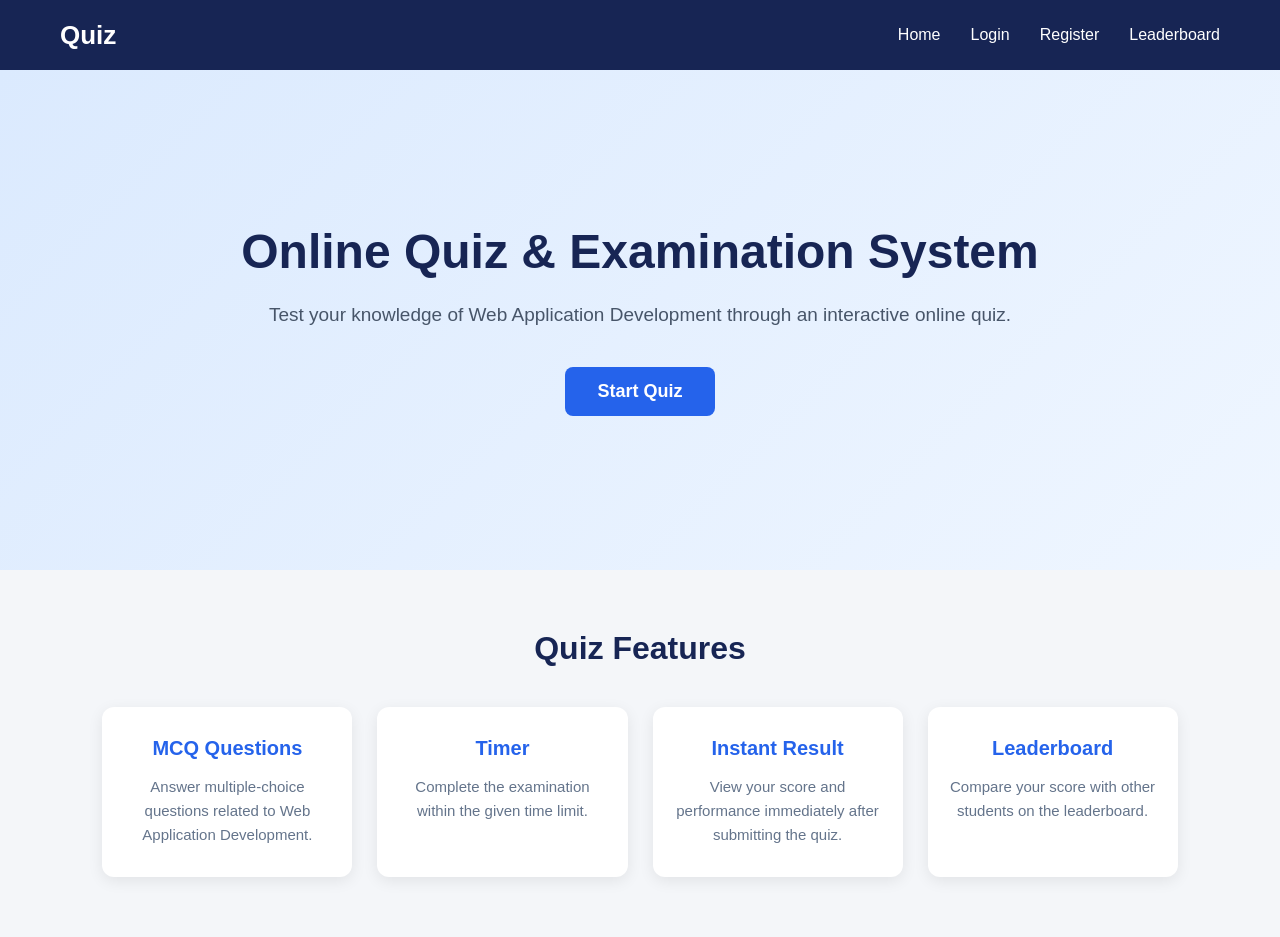
<file: index.html>
<html lang="en">
<head>
    <meta charset="UTF-8">
    <meta name="viewport" content="width=device-width, initial-scale=1.0">
    <title>Quiz & Examination System</title>
    <link rel="stylesheet" href="css/style.css">
</head>
<body>
    <!-- Navigation Bar -->
    <header>
        <nav class="navbar">

            <div class="logo">
                Quiz
            </div>
            <ul class="nav-links">
                <li><a href="index.html">Home</a></li>
                <li><a href="login.html">Login</a></li>
                <li><a href="register.html">Register</a></li>
                <li><a href="leaderboard.html">Leaderboard</a></li>
            </ul>
        </nav>
    </header>
    <!-- Main Content -->
    <main>
        <section class="hero">
            <div class="hero-content">
                <h1>Online Quiz & Examination System</h1>
                <p>
                    Test your knowledge of Web Application Development
                    through an interactive online quiz.
                </p>
                <a href="login.html" class="start-btn">
                    Start Quiz
                </a>
            </div>
        </section>
        <!-- Features Section -->
        <section class="features">
            <h2>Quiz Features</h2>
            <div class="feature-container">
                <div class="feature-card">
                    <h3>MCQ Questions</h3>
                    <p>
                        Answer multiple-choice questions related to
                        Web Application Development.
                    </p>
                </div>
                <div class="feature-card">
                    <h3>Timer</h3>
                    <p>
                        Complete the examination within the given
                        time limit.
                    </p>
                </div>
                <div class="feature-card">
                    <h3>Instant Result</h3>
                    <p>
                        View your score and performance immediately
                        after submitting the quiz.
                    </p>
                </div>
                <div class="feature-card">
                    <h3>Leaderboard</h3>
                    <p>
                        Compare your score with other students
                        on the leaderboard.
                    </p>
                </div>
            </div>
        </section>
    </main>
</body>
</html>
</file>
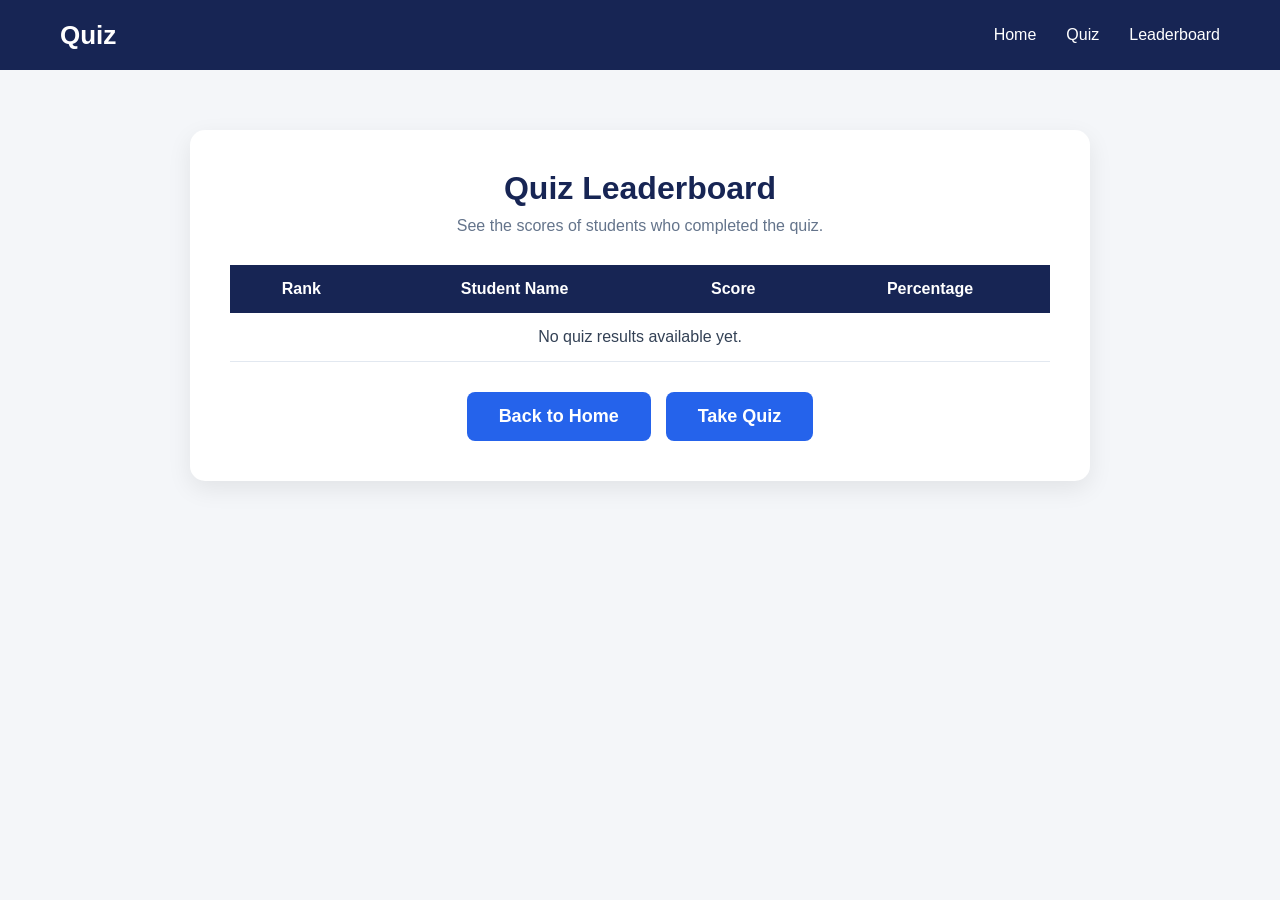
<file: leaderboard.html>
<html lang="en">
<head>
    <meta charset="UTF-8">
    <meta name="viewport" content="width=device-width, initial-scale=1.0">
    <title>Leaderboard - Quiz</title>
    <link rel="stylesheet" href="css/style.css">
</head>
<body>
    <!-- Navigation Bar -->
    <header>
        <nav class="navbar">
            <div class="logo">
                Quiz
            </div>
            <ul class="nav-links">
                <li><a href="index.html">Home</a></li>
                <li><a href="quiz.html">Quiz</a></li>
                <li><a href="leaderboard.html">Leaderboard</a></li>
            </ul>
        </nav>
    </header>
    <!-- Leaderboard Section -->
    <main class="leaderboard-page">
        <div class="leaderboard-container">
            <h1>Quiz Leaderboard</h1>
            <p class="leaderboard-description">
                See the scores of students who completed the quiz.
            </p>
            <!-- Leaderboard Table -->
            <div class="table-container">
                <table>
                    <thead>
                        <tr>
                            <th>Rank</th>
                            <th>Student Name</th>
                            <th>Score</th>
                            <th>Percentage</th>
                        </tr>
                    </thead>
                    <tbody id="leaderboardBody">

                    </tbody>
                </table>
            </div>
            <!-- Back Button -->
            <div class="leaderboard-buttons">
                <a href="index.html" class="start-btn">
                    Back to Home
                </a>
                <a href="quiz.html" class="start-btn">
                    Take Quiz
                </a>
            </div>
        </div>
    </main>
    <!-- JavaScript -->
    <script src="leaderboard.js"></script>
</body>
</html>
</file>
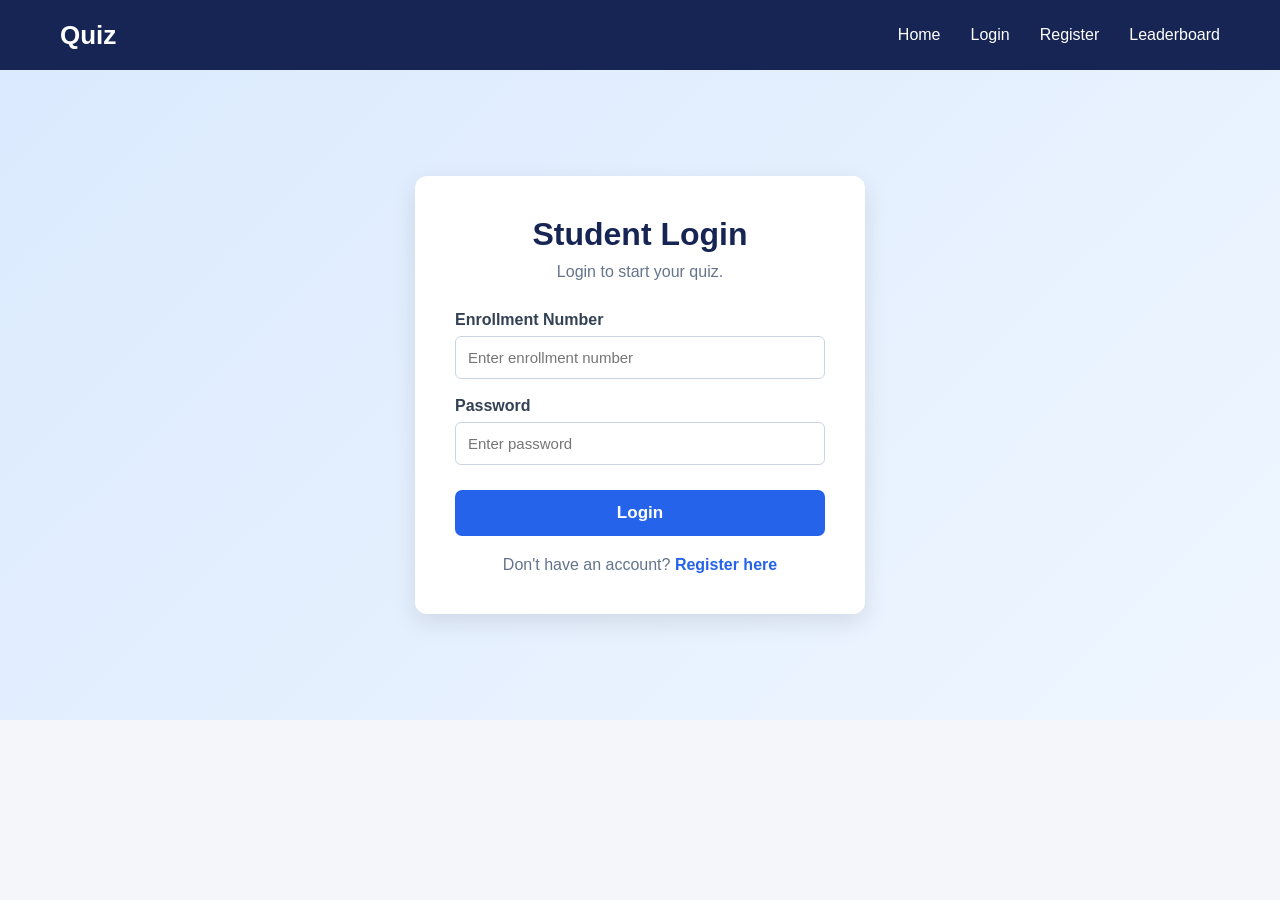
<file: login.html>
<html lang="en">
<head>
    <meta charset="UTF-8">
    <meta name="viewport" content="width=device-width, initial-scale=1.0">
    <title>Student Login - Quiz</title>
    <link rel="stylesheet" href="css/style.css">
</head>
<body>
    <!-- Navigation Bar -->
    <header>
        <nav class="navbar">
            <div class="logo">
                Quiz
            </div>
            <ul class="nav-links">
                <li><a href="index.html">Home</a></li>
                <li><a href="login.html">Login</a></li>
                <li><a href="register.html">Register</a></li>
                <li><a href="leaderboard.html">Leaderboard</a></li>
            </ul>
        </nav>
    </header>
    <!-- Login Section -->
    <main class="form-page">
        <div class="form-container">
            <h1>Student Login</h1>
            <p class="form-description">
                Login to start your quiz.
            </p>
            <form id="loginForm">
                <!-- Enrollment Number -->
                <label for="enrollment">
                    Enrollment Number
                </label>
                <input
                    type="text"
                    id="enrollment"
                    placeholder="Enter enrollment number"
                    required
                >
                <!-- Password -->
                <label for="password">
                    Password
                </label>
                <input
                    type="password"
                    id="password"
                    placeholder="Enter password"
                    required
                >
                <!-- Login Button -->
                <button type="submit">
                    Login
                </button>
            </form>
            <p class="login-link">
                Don't have an account?
                <a href="register.html">Register here</a>
            </p>
        </div>
    </main>
    <!-- JavaScript -->
    <script src="login.js"></script>
</body>
</html>
</file>
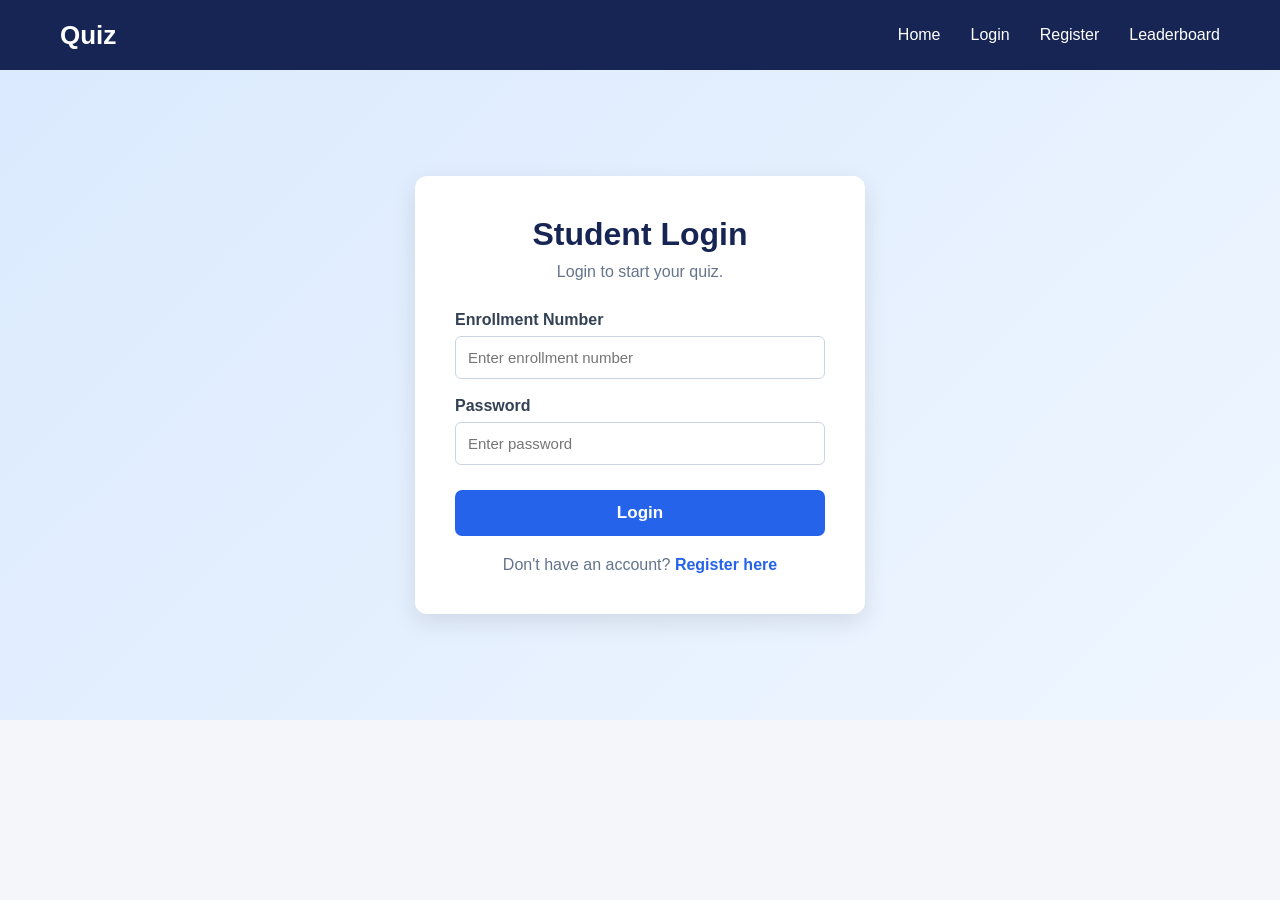
<file: quiz.html>
<html lang="en">
<head>
    <meta charset="UTF-8">
    <meta name="viewport" content="width=device-width, initial-scale=1.0">
    <title>Online Quiz</title>
    <link rel="stylesheet" href="css/style.css">
</head>
<body>
    <!-- Navigation Bar -->
    <header>
        <nav class="navbar">
            <div class="logo">
                Quiz
            </div>
            <ul class="nav-links">
                <li><a href="index.html">Home</a></li>
                <li><a href="quiz.html">Quiz</a></li>
                <li><a href="leaderboard.html">Leaderboard</a></li>
            </ul>
        </nav>
    </header>
    <!-- Quiz Section -->
    <main class="quiz-page">
        <div class="quiz-container">
            <!-- Quiz Header -->
            <div class="quiz-header">
                <div>
                    <h1>Online Quiz</h1>
                    <p>
                        Student:
                        <span id="studentName">Student</span>
                    </p>
                </div>
                <div class="timer">
                    <span>Time Left</span>
                    <strong id="timer">10:00</strong>
                </div>
            </div>
            <!-- Question Information -->
            <div class="question-info">
                <span id="questionNumber">
                    Question 1 of 10
                </span>
            </div>
            <!-- Question -->
            <div class="question-box">
                <h2 id="question">
                    Loading question...
                </h2>
            </div>
            <!-- Options -->
            <div id="options" class="options">
                <!-- JavaScript will add options here -->
            </div>
            <!-- Navigation Buttons -->
            <div class="quiz-buttons">
                <button id="previousBtn" type="button">
                    Previous
                </button>
                <button id="nextBtn" type="button">
                    Next →
                </button>
            </div>
            <!-- Submit Button -->
            <button id="submitBtn" class="submit-btn" type="button">
                Submit Quiz
            </button>
        </div>
    </main>
    <!-- JavaScript -->
    <script src="quiz.js"></script>
</body>
</html>
</file>
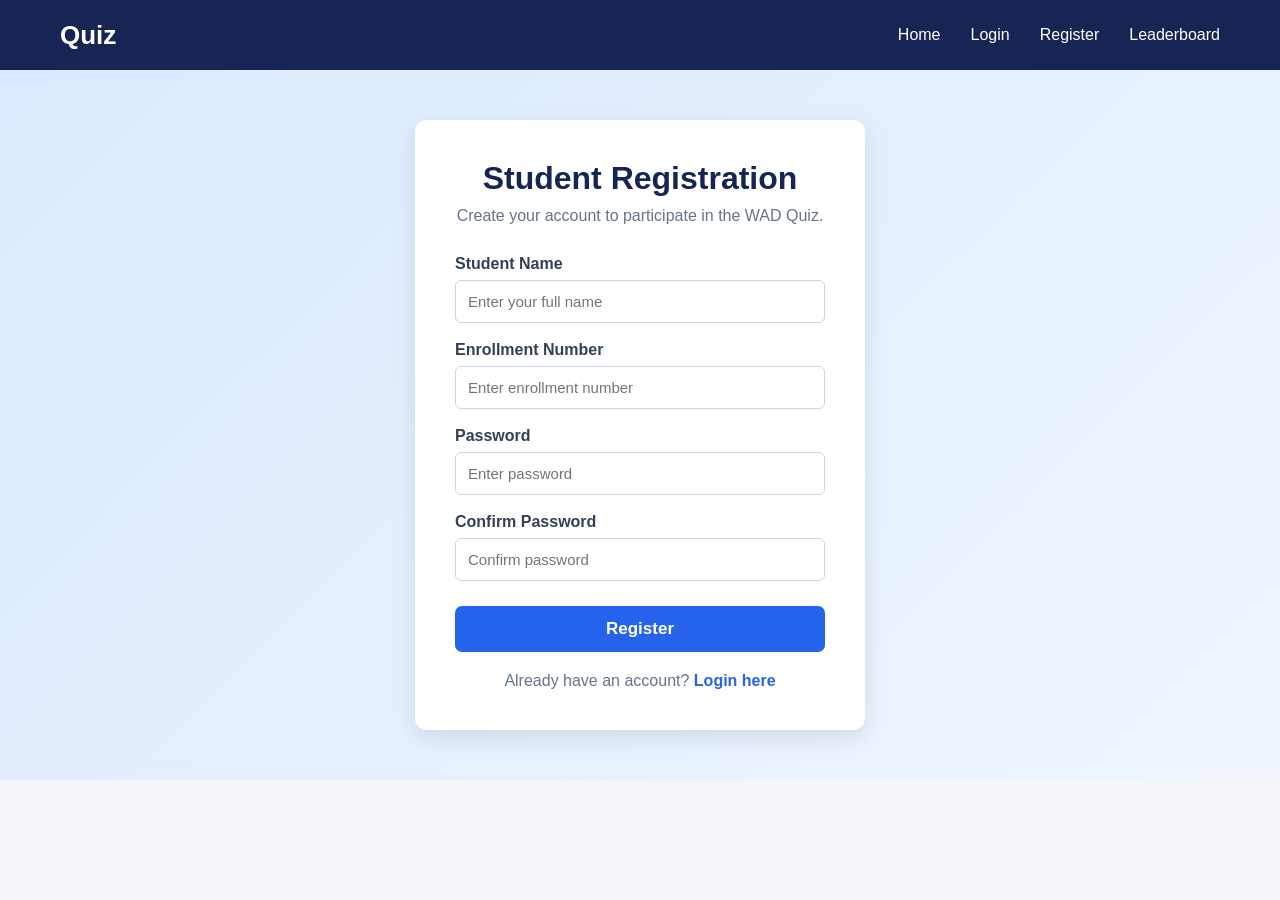
<file: register.html>
<html lang="en">
<head>
    <meta charset="UTF-8">
    <meta name="viewport" content="width=device-width, initial-scale=1.0">
    <title>Student Registration - Quiz</title>
    <link rel="stylesheet" href="css/style.css">
</head>
<body>
    <!-- Navigation Bar -->
    <header>
        <nav class="navbar">
            <div class="logo">
                Quiz
            </div>
            <ul class="nav-links">
                <li><a href="index.html">Home</a></li>
                <li><a href="login.html">Login</a></li>
                <li><a href="register.html">Register</a></li>
                <li><a href="leaderboard.html">Leaderboard</a></li>
            </ul>
        </nav>
    </header>
    <!-- Registration Section -->
    <main class="form-page">
        <div class="form-container">
            <h1>Student Registration</h1>
            <p class="form-description">
                Create your account to participate in the WAD Quiz.
            </p>
            <form id="registerForm">
                <!-- Student Name -->
                <label for="name">Student Name</label>
                <input
                    type="text"
                    id="name"
                    placeholder="Enter your full name"
                    required
                >
                <!-- Enrollment Number -->
                <label for="enrollment">Enrollment Number</label>
                <input
                    type="text"
                    id="enrollment"
                    placeholder="Enter enrollment number"
                    required
                >

                <!-- Password -->
                <label for="password">Password</label>
                <input
                    type="password"
                    id="password"
                    placeholder="Enter password"
                    required
                >

                <!-- Confirm Password -->
                <label for="confirmPassword">Confirm Password</label>
                <input
                    type="password"
                    id="confirmPassword"
                    placeholder="Confirm password"
                    required
                >

                <!-- Register Button -->
                <button type="submit">
                    Register
                </button>
            </form>
            <p class="login-link">
                Already have an account?
                <a href="login.html">Login here</a>
            </p>

        </div>

    </main>
    <!-- JavaScript -->
    <script src="register.js"></script>
</body>
</html>
</file>
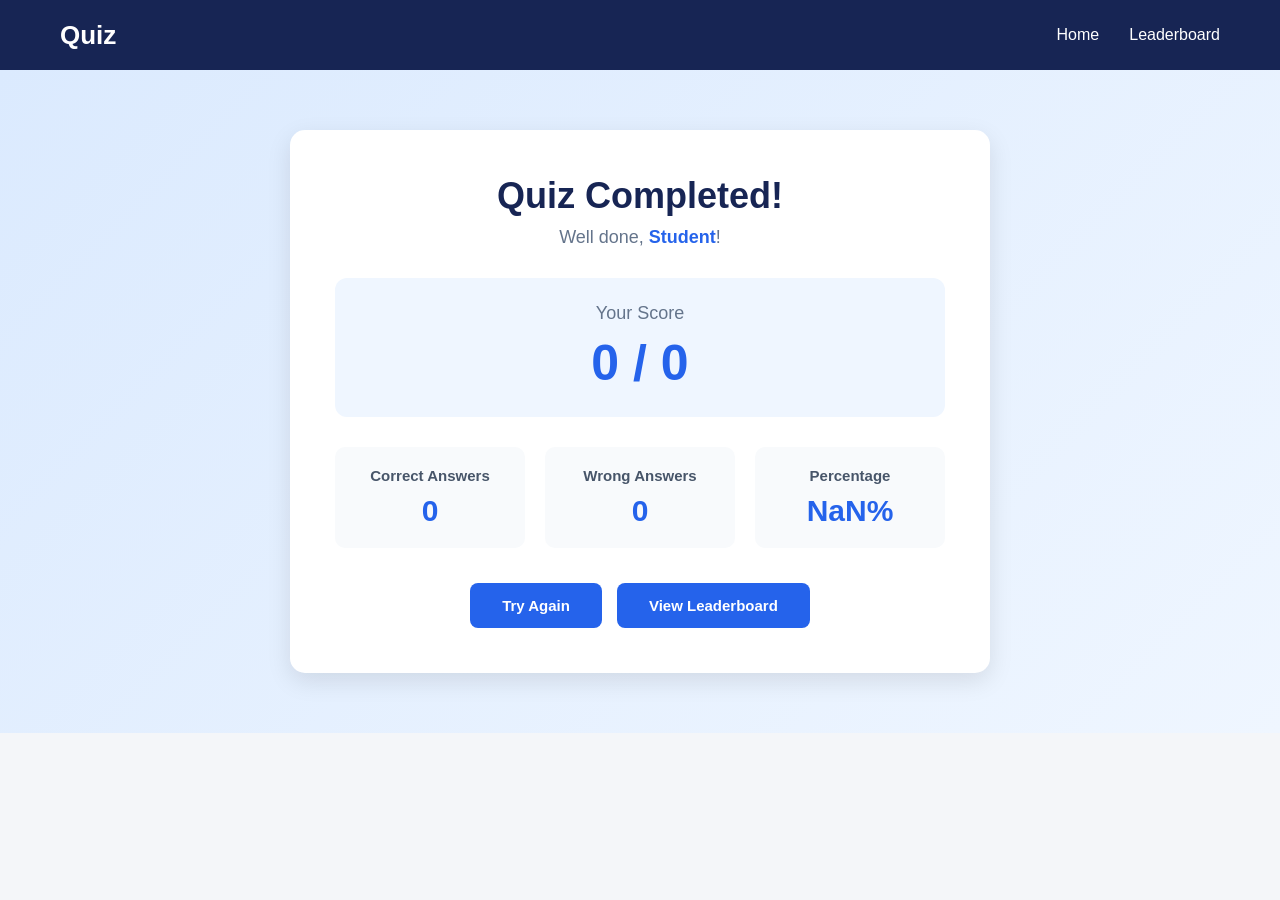
<file: result.html>
<html lang="en">

<head>
    <meta charset="UTF-8">
    <meta name="viewport" content="width=device-width, initial-scale=1.0">
    <title>Quiz Result - Quiz</title>
    <link rel="stylesheet" href="css/style.css">
</head>
<body>
    <!-- Navigation Bar -->
    <header>
        <nav class="navbar">

            <div class="logo">
                Quiz
            </div>
            <ul class="nav-links">
                <li><a href="index.html">Home</a></li>
                <li><a href="leaderboard.html">Leaderboard</a></li>
            </ul>
        </nav>
    </header>
    <!-- Result Section -->
    <main class="result-page">

        <div class="result-container">

            <h1>Quiz Completed!</h1>

            <p class="result-message">
                Well done, <span id="studentName">Student</span>!
            </p>


            <!-- Score -->
            <div class="score-box">

                <p>Your Score</p>

                <h2>
                    <span id="score">0</span>
                    /
                    <span id="total">10</span>
                </h2>

            </div>


            <!-- Result Details -->
            <div class="result-details">

                <div class="result-card">
                    <h3>Correct Answers</h3>
                    <p id="correct">0</p>
                </div>

                <div class="result-card">
                    <h3>Wrong Answers</h3>
                    <p id="wrong">0</p>
                </div>

                <div class="result-card">
                    <h3>Percentage</h3>
                    <p id="percentage">0%</p>
                </div>

            </div>


            <!-- Buttons -->
            <div class="result-buttons">

                <a href="quiz.html" class="start-btn">
                    Try Again
                </a>

                <a href="leaderboard.html" class="start-btn">
                    View Leaderboard
                </a>

            </div>

        </div>

    </main>
    <!-- JavaScript -->
    <script src="result.js"></script>
</body>
</html>
</file>
<file: css/style.css>
* {
    margin: 0;
    padding: 0;
    box-sizing: border-box;
}

body {
    font-family: Arial, sans-serif;
    background-color: #f4f6f9;
    color: #222;
}


.navbar {
    height: 70px;
    background-color: #172554;
    display: flex;
    align-items: center;
    justify-content: space-between;
    padding: 0 60px;
}

.logo {
    color: white;
    font-size: 26px;
    font-weight: bold;
}

.nav-links {
    display: flex;
    list-style: none;
    gap: 30px;
}

.nav-links a {
    color: white;
    text-decoration: none;
    font-size: 16px;
    transition: 0.3s;
}

.nav-links a:hover {
    color: #93c5fd;
}

.hero {
    min-height: 500px;
    display: flex;
    justify-content: center;
    align-items: center;
    text-align: center;
    padding: 40px 20px;
    background: linear-gradient(135deg, #dbeafe, #eff6ff);
}

.hero-content {
    max-width: 800px;
}

.hero h1 {
    font-size: 48px;
    color: #172554;
    margin-bottom: 20px;
}

.hero p {
    font-size: 19px;
    line-height: 1.7;
    color: #475569;
    margin-bottom: 35px;
}
.start-btn {
    display: inline-block;
    background-color: #2563eb;
    color: white;
    text-decoration: none;
    padding: 14px 32px;
    border-radius: 8px;
    font-size: 18px;
    font-weight: bold;
    transition: 0.3s;
}

.start-btn:hover {
    background-color: #1d4ed8;
    transform: translateY(-2px);
}

.features {
    padding: 60px 8%;
    text-align: center;
}

.features h2 {
    font-size: 32px;
    color: #172554;
    margin-bottom: 40px;
}

.feature-container {
    display: grid;
    grid-template-columns: repeat(4, 1fr);
    gap: 25px;
}

.feature-card {
    background-color: white;
    padding: 30px 20px;
    border-radius: 12px;
    box-shadow: 0 4px 15px rgba(0, 0, 0, 0.08);
    transition: 0.3s;
}

.feature-card:hover {
    transform: translateY(-8px);
    box-shadow: 0 8px 20px rgba(0, 0, 0, 0.12);
}

.feature-card h3 {
    color: #2563eb;
    margin-bottom: 15px;
    font-size: 20px;
}

.feature-card p {
    color: #64748b;
    line-height: 1.6;
    font-size: 15px;
}

@media (max-width: 900px) {

    .feature-container {
        grid-template-columns: repeat(2, 1fr);
    }

    .hero h1 {
        font-size: 38px;
    }

    .navbar {
        padding: 0 30px;
    }
}


@media (max-width: 600px) {

    .navbar {
        height: auto;
        padding: 20px;
        flex-direction: column;
        gap: 15px;
    }

    .nav-links {
        gap: 15px;
        flex-wrap: wrap;
        justify-content: center;
    }

    .feature-container {
        grid-template-columns: 1fr;
    }

    .hero {
        min-height: 450px;
    }

    .hero h1 {
        font-size: 32px;
    }

    .hero p {
        font-size: 16px;
    }
}
.form-page {
    min-height: 650px;
    display: flex;
    justify-content: center;
    align-items: center;
    padding: 50px 20px;
    background: linear-gradient(135deg, #dbeafe, #eff6ff);
}

.form-container {
    width: 100%;
    max-width: 450px;
    background-color: white;
    padding: 40px;
    border-radius: 12px;
    box-shadow: 0 8px 25px rgba(0, 0, 0, 0.1);
}

.form-container h1 {
    text-align: center;
    color: #172554;
    margin-bottom: 10px;
}

.form-description {
    text-align: center;
    color: #64748b;
    margin-bottom: 30px;
}

.form-container label {
    display: block;
    margin-bottom: 7px;
    margin-top: 18px;
    font-weight: bold;
    color: #334155;
}

.form-container input {
    width: 100%;
    padding: 12px;
    border: 1px solid #cbd5e1;
    border-radius: 6px;
    font-size: 15px;
    outline: none;
}

.form-container input:focus {
    border-color: #2563eb;
}

.form-container button {
    width: 100%;
    padding: 13px;
    margin-top: 25px;
    border: none;
    border-radius: 7px;
    background-color: #2563eb;
    color: white;
    font-size: 17px;
    font-weight: bold;
    cursor: pointer;
}

.form-container button:hover {
    background-color: #1d4ed8;
}

.login-link {
    text-align: center;
    margin-top: 20px;
    color: #64748b;
}

.login-link a {
    color: #2563eb;
    text-decoration: none;
    font-weight: bold;
}
.quiz-page {
    min-height: 700px;
    padding: 50px 20px;
    background-color: #f4f6f9;
}

.quiz-container {
    max-width: 850px;
    margin: auto;
    background-color: white;
    padding: 35px;
    border-radius: 12px;
    box-shadow: 0 5px 20px rgba(0, 0, 0, 0.08);
}

.quiz-header {
    display: flex;
    justify-content: space-between;
    align-items: center;
    border-bottom: 1px solid #e2e8f0;
    padding-bottom: 20px;
}

.quiz-header h1 {
    color: #172554;
    margin-bottom: 8px;
}

.quiz-header p {
    color: #64748b;
}

.timer {
    text-align: center;
    background-color: #eff6ff;
    padding: 12px 20px;
    border-radius: 8px;
}

.timer span {
    display: block;
    color: #475569;
    font-size: 14px;
}

.timer strong {
    display: block;
    color: #2563eb;
    font-size: 25px;
    margin-top: 5px;
}


.question-info {
    margin-top: 25px;
    color: #2563eb;
    font-weight: bold;
}

.question-box {
    margin-top: 20px;
    padding: 20px;
    background-color: #f8fafc;
    border-radius: 8px;
}

.question-box h2 {
    font-size: 21px;
    color: #1e293b;
    line-height: 1.5;
}

.options {
    margin-top: 20px;
}

.option {
    display: flex;
    align-items: center;
    gap: 12px;
    padding: 15px;
    margin-bottom: 12px;
    border: 1px solid #cbd5e1;
    border-radius: 8px;
    cursor: pointer;
    transition: 0.2s;
}

.option:hover {
    background-color: #eff6ff;
    border-color: #2563eb;
}

.option input {
    width: 18px;
    height: 18px;
}

.option span {
    font-size: 16px;
    color: #334155;
}


.quiz-buttons {
    display: flex;
    justify-content: space-between;
    margin-top: 25px;
}

.quiz-buttons button,
.submit-btn {
    padding: 12px 22px;
    border: none;
    border-radius: 7px;
    font-size: 16px;
    font-weight: bold;
    cursor: pointer;
}

.quiz-buttons button {
    background-color: #2563eb;
    color: white;
}

.quiz-buttons button:hover {
    background-color: #1d4ed8;
}

.quiz-buttons button:disabled {
    background-color: #cbd5e1;
    cursor: not-allowed;
}

.submit-btn {
    width: 100%;
    margin-top: 20px;
    background-color: #16a34a;
    color: white;
}

.submit-btn:hover {
    background-color: #15803d;
}

@media (max-width: 600px) {

    .quiz-container {
        padding: 20px;
    }

    .quiz-header {
        flex-direction: column;
        align-items: flex-start;
        gap: 20px;
    }

    .timer {
        width: 100%;
    }

    .quiz-buttons {
        gap: 10px;
    }

    .quiz-buttons button {
        flex: 1;
    }
}

.result-page {
    min-height: 650px;
    padding: 60px 20px;
    background: linear-gradient(135deg, #dbeafe, #eff6ff);
    display: flex;
    justify-content: center;
    align-items: center;
}

.result-container {
    width: 100%;
    max-width: 700px;
    background-color: white;
    padding: 45px;
    border-radius: 15px;
    text-align: center;
    box-shadow: 0 8px 25px rgba(0, 0, 0, 0.1);
}

.result-container h1 {
    color: #172554;
    font-size: 36px;
    margin-bottom: 10px;
}

.result-message {
    color: #64748b;
    font-size: 18px;
    margin-bottom: 30px;
}

.result-message span {
    color: #2563eb;
    font-weight: bold;
}

.score-box {
    background-color: #eff6ff;
    padding: 25px;
    border-radius: 12px;
    margin-bottom: 30px;
}

.score-box p {
    color: #64748b;
    font-size: 18px;
}

.score-box h2 {
    color: #2563eb;
    font-size: 50px;
    margin-top: 10px;
}

.result-details {
    display: grid;
    grid-template-columns: repeat(3, 1fr);
    gap: 20px;
}

.result-card {
    background-color: #f8fafc;
    padding: 20px;
    border-radius: 10px;
}

.result-card h3 {
    color: #475569;
    font-size: 15px;
    margin-bottom: 10px;
}

.result-card p {
    color: #2563eb;
    font-size: 30px;
    font-weight: bold;
}


.result-buttons {
    display: flex;
    justify-content: center;
    gap: 15px;
    margin-top: 35px;
}

.result-buttons .start-btn {
    font-size: 15px;
}

@media (max-width: 600px) {

    .result-container {
        padding: 25px;
    }

    .result-details {
        grid-template-columns: 1fr;
    }

    .result-buttons {
        flex-direction: column;
    }

    .result-buttons .start-btn {
        width: 100%;
    }
}

.leaderboard-page {
    min-height: 650px;
    padding: 60px 20px;
    background-color: #f4f6f9;
}

.leaderboard-container {
    max-width: 900px;
    margin: auto;
    background-color: white;
    padding: 40px;
    border-radius: 15px;
    box-shadow: 0 8px 25px rgba(0, 0, 0, 0.08);
}

.leaderboard-container h1 {
    text-align: center;
    color: #172554;
    margin-bottom: 10px;
}

.leaderboard-description {
    text-align: center;
    color: #64748b;
    margin-bottom: 30px;
}
.table-container {
    overflow-x: auto;
}

table {
    width: 100%;
    border-collapse: collapse;
}

th {
    background-color: #172554;
    color: white;
    padding: 15px;
    text-align: center;
}

td {
    padding: 15px;
    text-align: center;
    border-bottom: 1px solid #e2e8f0;
    color: #334155;
}

tr:hover {
    background-color: #f8fafc;
}

.leaderboard-buttons {
    display: flex;
    justify-content: center;
    gap: 15px;
    margin-top: 30px;
}


@media (max-width: 600px) {

    .leaderboard-container {
        padding: 20px;
    }

    .leaderboard-buttons {
        flex-direction: column;
    }

    .leaderboard-buttons .start-btn {
        text-align: center;
    }
}
</file>
